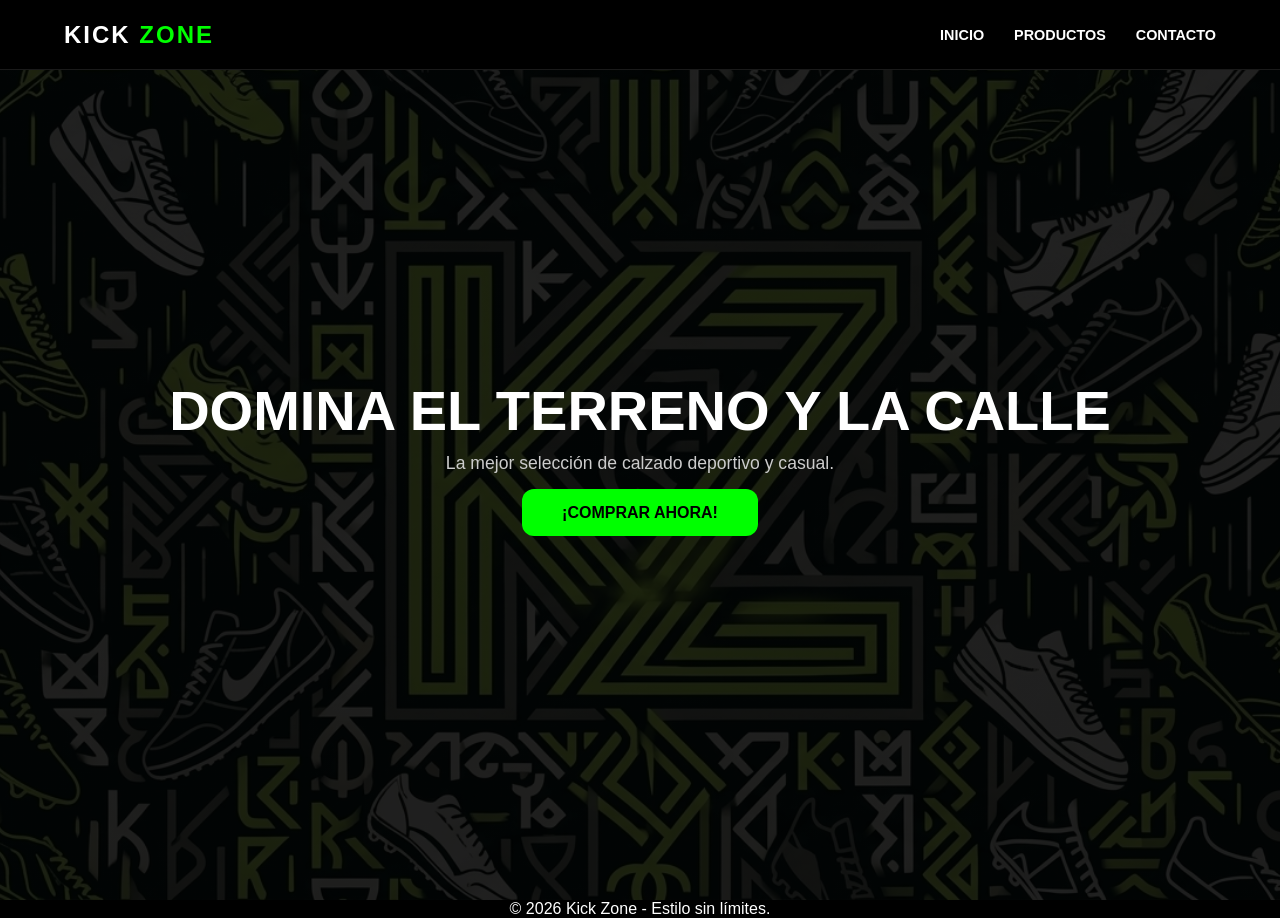
<file: index.html>
<!DOCTYPE html>
<html lang="es">
<head>
    <meta charset="UTF-8">
    <meta name="viewport" content="width=device-width, initial-scale=1.0">
    <title>Kick Zone | Tu Estilo, Tu Juego</title>
    <link rel="stylesheet" href="style.css">
</head>
<body>

    <header>
        <nav>
            <div class="logo">KICK <span>ZONE</span></div>
            
            <!-- Botón Hamburguesa -->
            <button class="menu-toggle" id="mobile-menu">
                <span class="bar"></span>
                <span class="bar"></span>
                <span class="bar"></span>
            </button>

            <ul class="nav-menu">
                <li><a href="index.html">Inicio</a></li>
                <li><a href="productos.html">Productos</a></li>
                <li><a href="registros.html">Contacto</a></li>
            </ul>
        </nav>
    </header>

    <section class="hero">
        <div class="hero-content">
            <h1>DOMINA EL TERRENO Y LA CALLE</h1>
            <p>La mejor selección de calzado deportivo y casual.</p>
            
            <div class="cta-box">
                <a href="productos.html" class="btn-main">¡COMPRAR AHORA!</a>
            </div>
        </div>
    </section>

    <footer>
        <center><p>&copy; 2026 Kick Zone - Estilo sin límites.</p></center>
    </footer>

    <!-- Script de JavaScript directamente en el HTML para que sea más fácil -->
    <script>
        const menu = document.querySelector('#mobile-menu');
        const menuLinks = document.querySelector('.nav-menu');

        menu.addEventListener('click', function() {
            menu.classList.toggle('is-active'); // Anima el botón
            menuLinks.classList.toggle('active'); // Muestra el menú
        });
    </script>
</body>
</html>
</file>
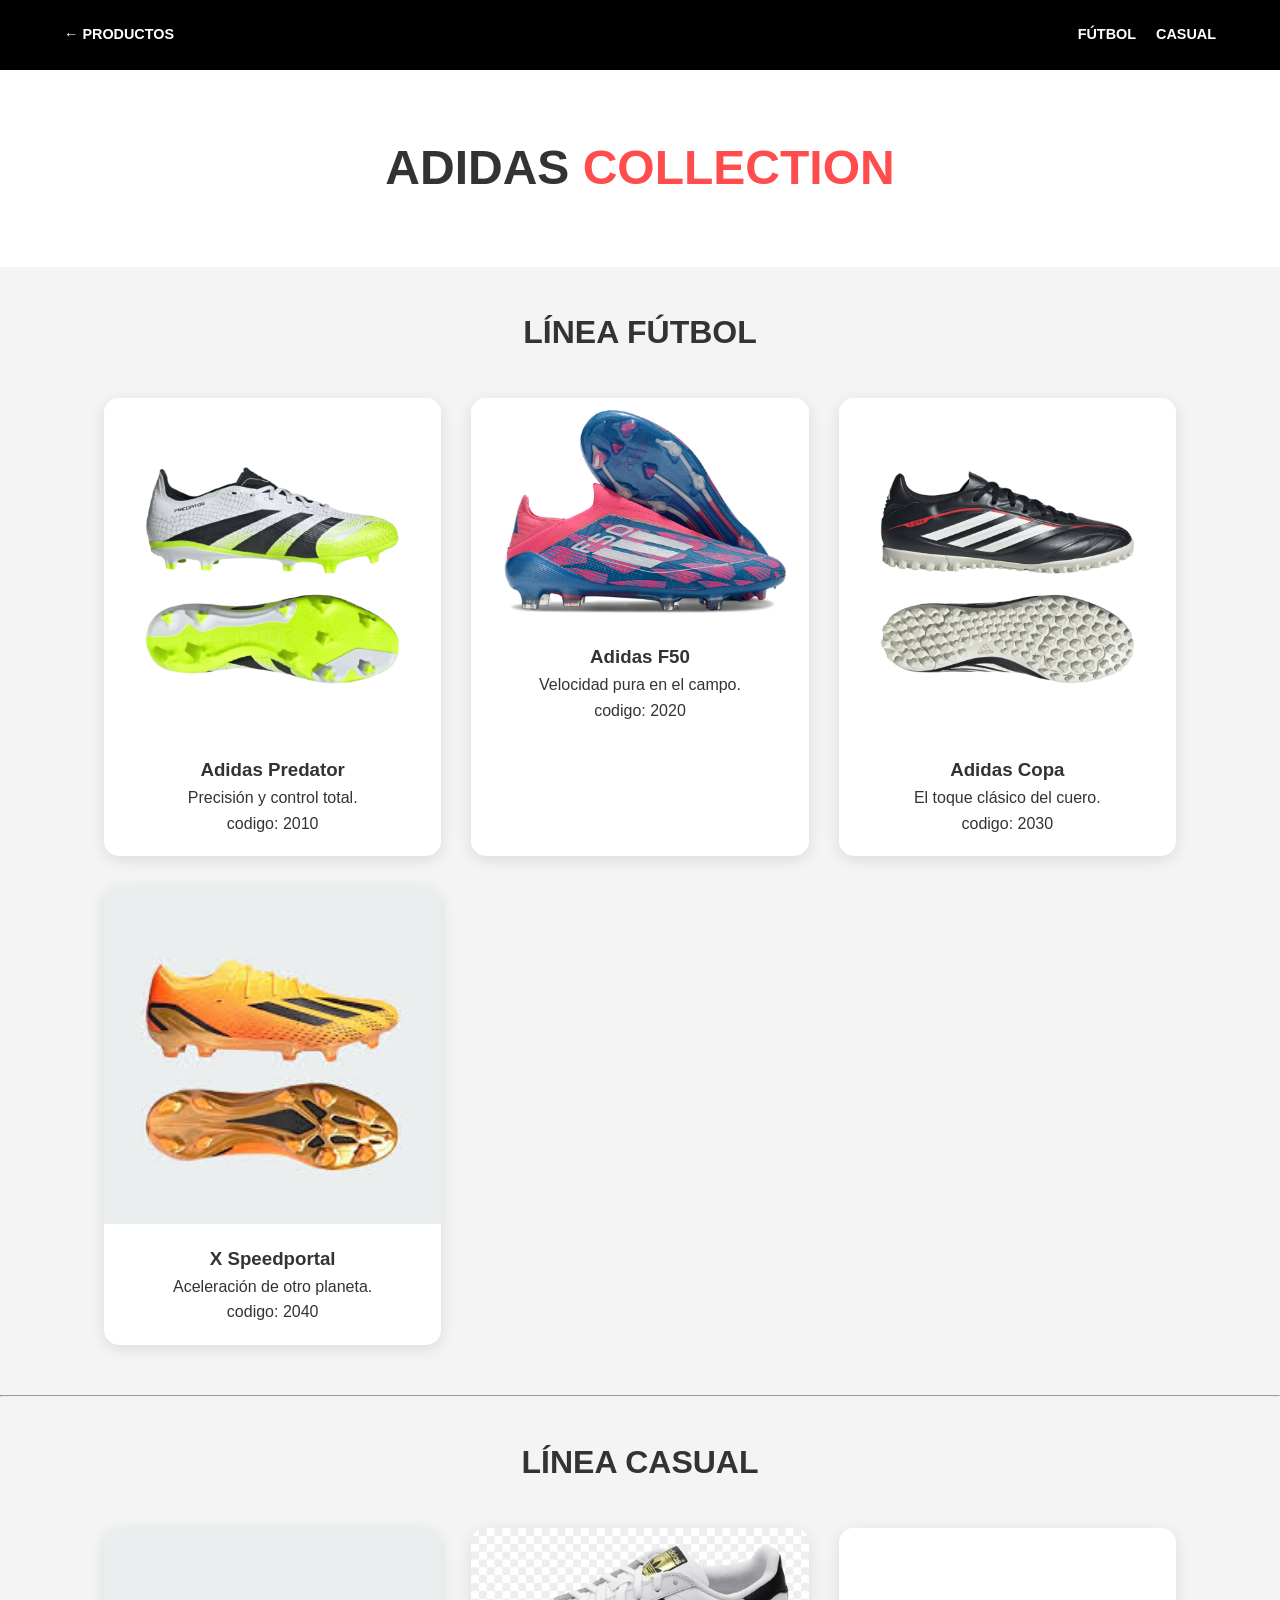
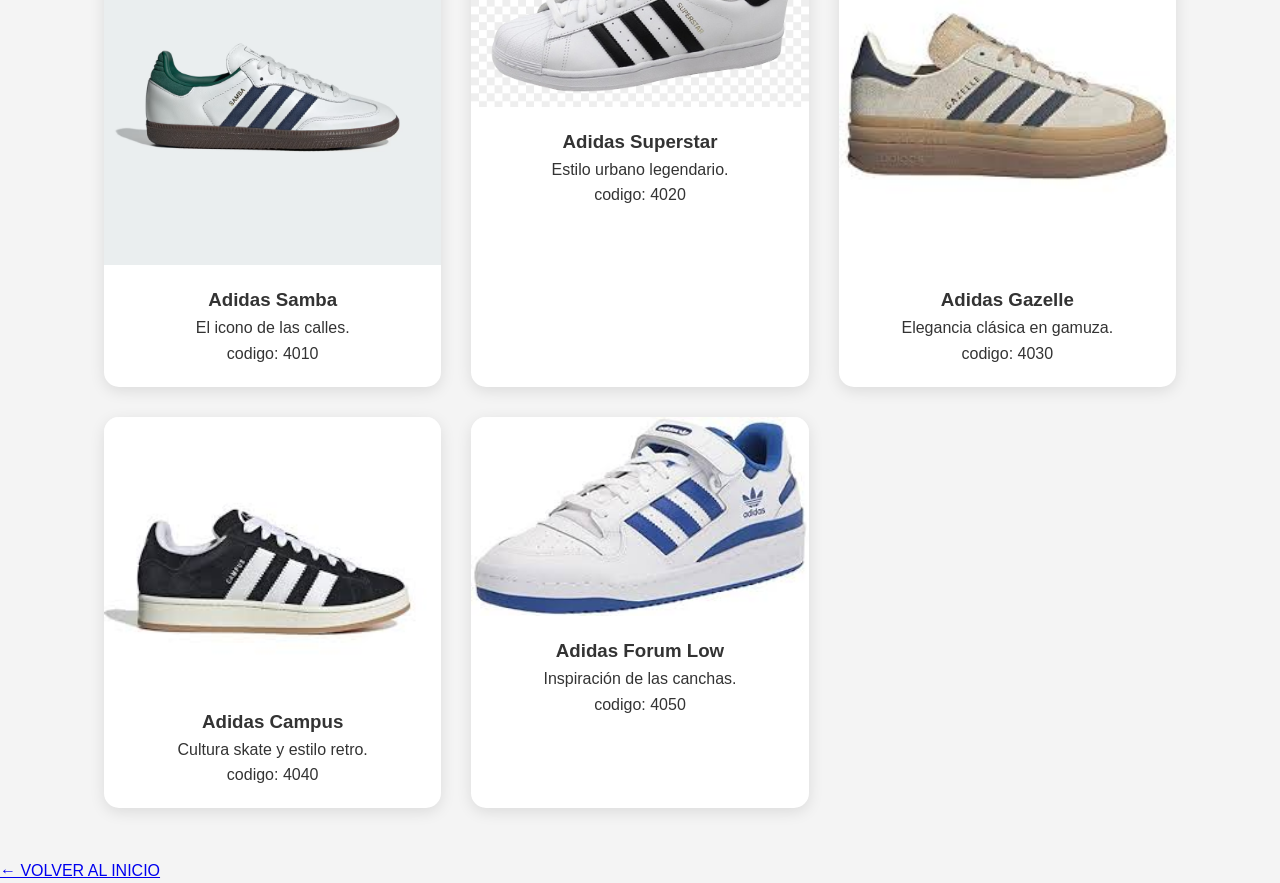
<file: Adidas.html>
<!DOCTYPE html>
<html lang="es">
<head>
    <meta charset="UTF-8">
    <meta name="viewport" content="width=device-width, initial-scale=1.0">
    <title>Adidas | Kick House</title>
    <link rel="stylesheet" href="2estilos.css">
</head>
<body>

    <nav class="menu-productos">
        <a href="productos.html" class="nav-left">← PRODUCTOS</a>
        
        <!-- Botón Hamburguesa -->
        <button class="menu-toggle" id="mobile-menu">
            <span></span>
            <span></span>
            <span></span>
        </button>

        <div class="nav-right" id="nav-menu">
            <a href="#futbol">FÚTBOL</a>
            <a href="#casual">CASUAL</a>
        </div>
    </nav>

    <header class="header-marca">
        <h1>ADIDAS <span>COLLECTION</span></h1>
    </header>

    <!-- SECCIÓN FÚTBOL -->
    <section id="futbol">
        <h2 class="titulo-seccion">Línea Fútbol</h2>
        <div class="contenedor-productos">
            <div class="producto">
                <a href="registros.html" class="tarjeta-link">
                    <img src="img/predator.png" alt="Predator">
                    <div class="info">
                        <h3>Adidas Predator</h3>
                        <p>Precisión y control total.</p>
                        <p class="codigo">codigo: 2010</p>
                    </div>
                </a>
            </div>
            <div class="producto">
                <a href="registros.html" class="tarjeta-link">
                    <img src="img/f50.webp" alt="F50">
                    <div class="info">
                        <h3>Adidas F50</h3>
                        <p>Velocidad pura en el campo.</p>
                        <p class="codigo">codigo: 2020</p>
                    </div>
                </a>
            </div>
            <div class="producto">
                <a href="registros.html" class="tarjeta-link">
                    <img src="img/copa.png" alt="Copa">
                    <div class="info">
                        <h3>Adidas Copa</h3>
                        <p>El toque clásico del cuero.</p>
                        <p class="codigo">codigo: 2030</p>
                    </div>
                </a>
            </div>
            <div class="producto">
                <a href="registros.html" class="tarjeta-link">
                    <img src="img/x.jpeg" alt="X Speedportal">
                    <div class="info">
                        <h3>X Speedportal</h3>
                        <p>Aceleración de otro planeta.</p>
                        <p class="codigo">codigo: 2040</p>
                    </div>
                </a>
            </div>
        </div>
    </section>
    
    <hr class="separador">

    <!-- SECCIÓN CASUAL -->
    <section id="casual">
        <h2 class="titulo-seccion">Línea Casual</h2>
        <div class="contenedor-productos">
            <div class="producto">
                <a href="registros.html" class="tarjeta-link">
                    <img src="img/Samba.PNG" alt="Samba">
                    <div class="info">
                        <h3>Adidas Samba</h3>
                        <p>El icono de las calles.</p>
                        <p class="codigo">codigo: 4010</p>
                    </div>
                </a>
            </div>
            <div class="producto">
                <a href="registros.html" class="tarjeta-link">
                    <img src="img/superstar.PNG" alt="Adidas Superstar">
                    <div class="info">
                        <h3>Adidas Superstar</h3>
                        <p>Estilo urbano legendario.</p>
                        <p class="codigo">codigo: 4020</p>
                    </div>
                </a>
            </div>
            <div class="producto">
                <a href="registros.html" class="tarjeta-link">
                    <img src="img/gazelle.jpeg" alt="Gazelle">
                    <div class="info">
                        <h3>Adidas Gazelle</h3>
                        <p>Elegancia clásica en gamuza.</p>
                        <p class="codigo">codigo: 4030</p>
                    </div>
                </a>
            </div>
            <div class="producto">
                <a href="registros.html" class="tarjeta-link">
                    <img src="img/campus.jpeg" alt="Campus">
                    <div class="info">
                        <h3>Adidas Campus</h3>
                        <p>Cultura skate y estilo retro.</p>
                        <p class="codigo">codigo: 4040</p>
                    </div>
                </a>
            </div>
            <div class="producto">
                <a href="registros.html" class="tarjeta-link">
                    <img src="img/forum.jpeg" alt="Forum Low">
                    <div class="info">
                        <h3>Adidas Forum Low</h3>
                        <p>Inspiración de las canchas.</p>
                        <p class="codigo">codigo: 4050</p>
                    </div>
                </a>
            </div>
        </div>
    </section>

    <footer>
        <a href="index.html" class="volver-inicio">← VOLVER AL INICIO</a>
    </footer>

    <!-- SCRIPT PARA EL MENÚ HAMBURGUESA -->
    <script>
        const menuToggle = document.getElementById('mobile-menu');
        const navMenu = document.getElementById('nav-menu');

        menuToggle.addEventListener('click', () => {
            navMenu.classList.toggle('active');
            menuToggle.classList.toggle('is-active');
        });

        // Cierra el menú al hacer clic en un enlace
        document.querySelectorAll('.nav-right a').forEach(link => {
            link.addEventListener('click', () => {
                navMenu.classList.remove('active');
            });
        });
    </script>
</body>
</html>
</file>
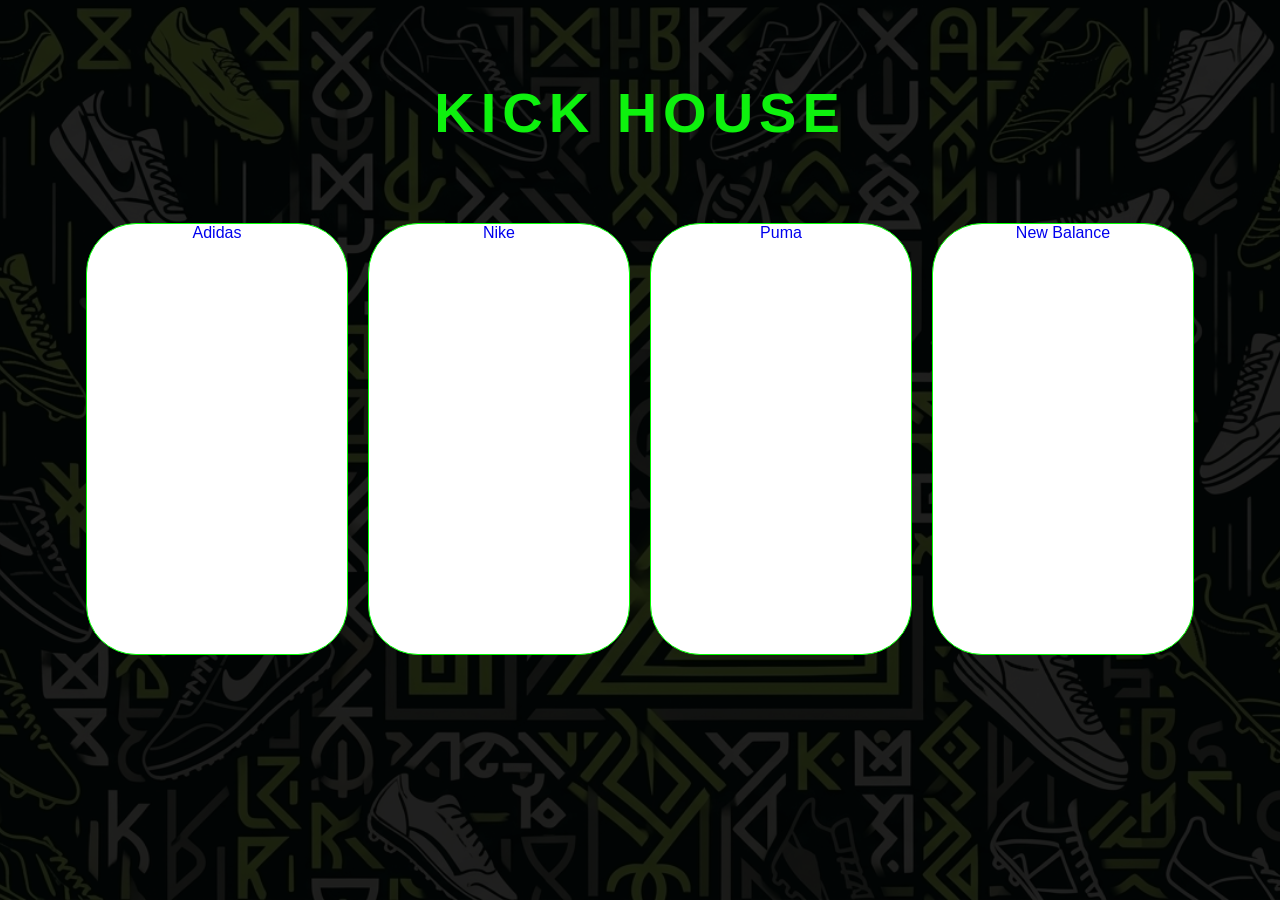
<file: Comprar.html>
<!DOCTYPE html>
<html lang="es">
<head>
    <meta charset="UTF-8">
    <meta name="viewport" content="width=device-width, initial-scale=1.0">
    <title>Kick House</title>

    <link rel="stylesheet" href="1estilos.css">
</head>

<body>

 <h1><strong>Kick House</strong></h1>

    <div class="contenedor-marcas">

        <div class="cuadro">
            <a href="Adidas.html">Adidas</a>
        </div>

        <div class="cuadro">
            <a href="Nike.html">Nike</a>
        </div>

        <div class="cuadro">
            <a href="Puma.html">Puma</a>
        </div>

        <div class="cuadro">
            <a href="NW.html">New Balance</a>
        </div>


    </div>

</body>
</html>
</file>
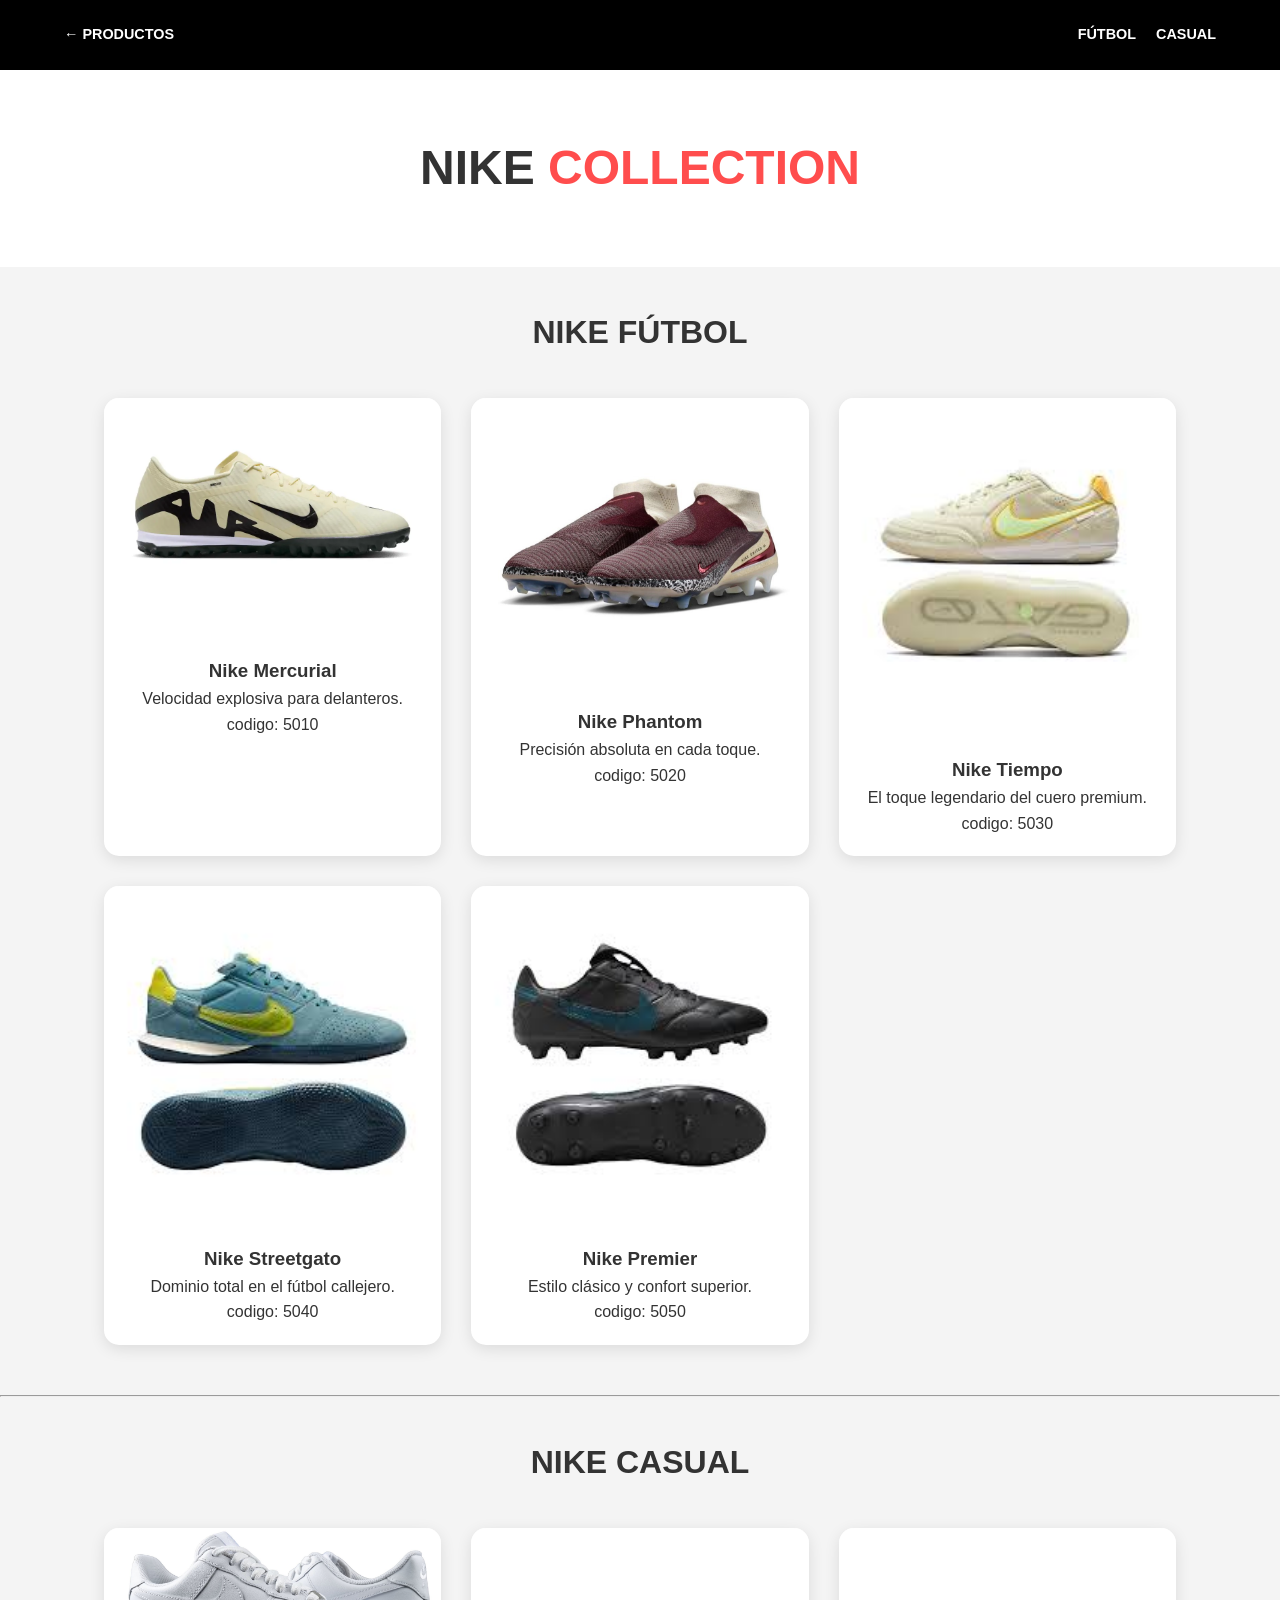
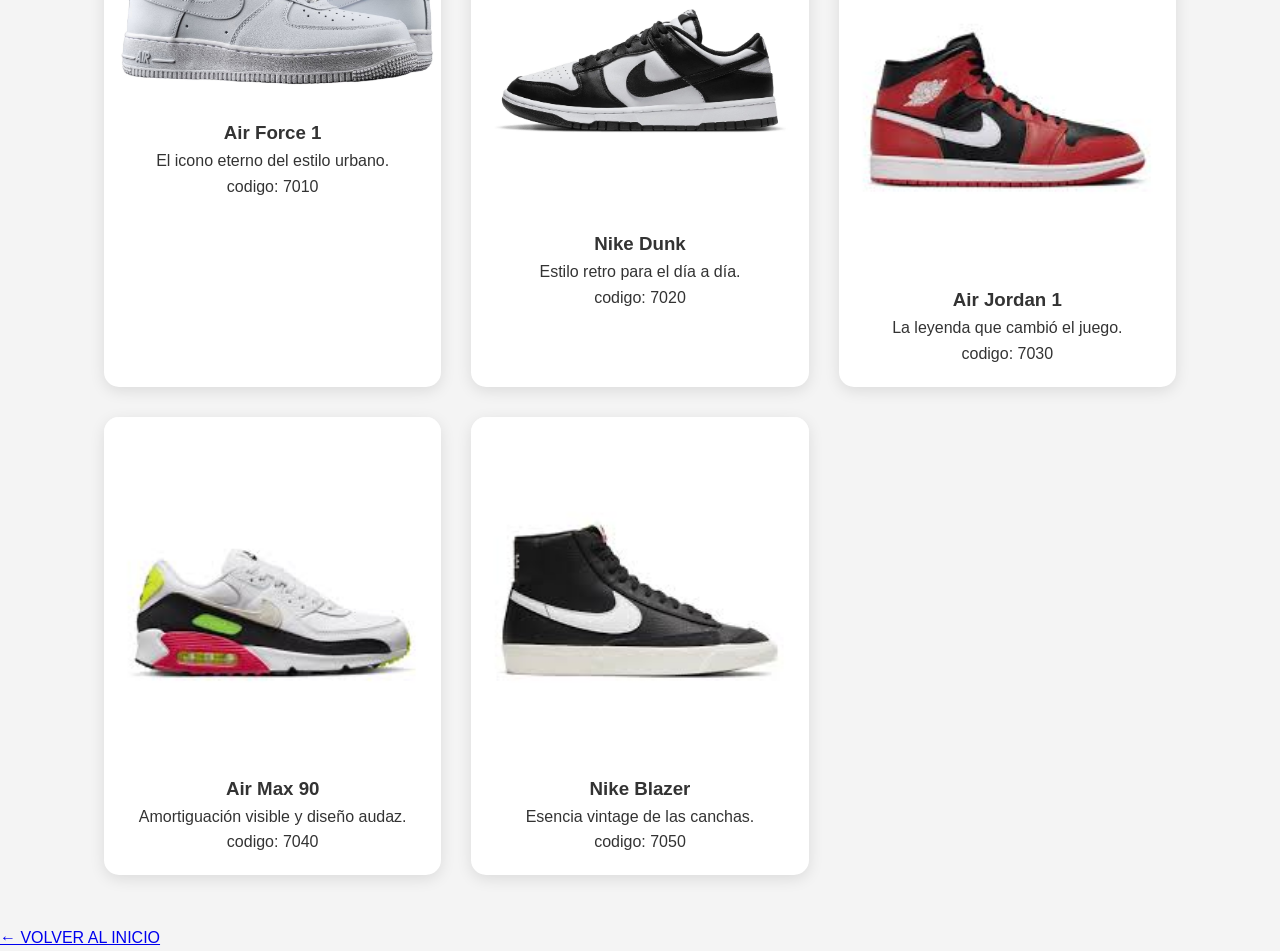
<file: Nike.html>
<!DOCTYPE html>
<html lang="es">
<head>
    <meta charset="UTF-8">
    <meta name="viewport" content="width=device-width, initial-scale=1.0">
    <title>Nike | Kick House</title>
    <link rel="stylesheet" href="2estilos.css">
</head>
<body>

    <nav class="menu-productos">
        <a href="productos.html" class="nav-left">← PRODUCTOS</a>
        
        <!-- BOTÓN HAMBURGUESA AGREGADO -->
        <button class="menu-toggle" id="mobile-menu">
            <span></span>
            <span></span>
            <span></span>
        </button>

        <div class="nav-right" id="nav-menu">
            <a href="#futbol">FÚTBOL</a>
            <a href="#casual">CASUAL</a>
        </div>
    </nav>

    <header class="header-marca">
        <h1>NIKE <span>COLLECTION</span></h1>
    </header>

    <!-- SECCIÓN FÚTBOL -->
    <section id="futbol">
        <h2 class="titulo-seccion">Nike Fútbol</h2>
        <div class="contenedor-productos">
            <div class="producto">
                <a href="registros.html" class="tarjeta-link">
                    <img src="img/mercurial.PNG" alt="Nike Mercurial"> 
                    <div class="info">
                        <h3>Nike Mercurial</h3> 
                        <p>Velocidad explosiva para delanteros.</p>
                        <p class="codigo">codigo: 5010</p>
                    </div>
                </a>
            </div>

            <div class="producto">
                <a href="registros.html" class="tarjeta-link">
                    <img src="img/phantom.jpg" alt="Nike Phantom">
                    <div class="info">
                        <h3>Nike Phantom</h3> 
                        <p>Precisión absoluta en cada toque.</p>
                        <p class="codigo">codigo: 5020</p>
                    </div>
                </a>
            </div>

            <div class="producto">
                <a href="registros.html" class="tarjeta-link">
                    <img src="img/tiempo.jpeg" alt="Nike Tiempo">
                    <div class="info">
                        <h3>Nike Tiempo</h3> 
                        <p>El toque legendario del cuero premium.</p>
                        <p class="codigo">codigo: 5030</p>
                    </div>
                </a>
            </div>

            <div class="producto">
                <a href="registros.html" class="tarjeta-link">
                    <img src="img/gato.jpeg" alt="Nike Streetgato">
                    <div class="info">
                        <h3>Nike Streetgato</h3> 
                        <p>Dominio total en el fútbol callejero.</p>
                        <p class="codigo">codigo: 5040</p>
                    </div>
                </a>
            </div>

            <div class="producto">
                <a href="registros.html" class="tarjeta-link">
                    <img src="img/premier.jpeg" alt="Nike Premier">
                    <div class="info">
                        <h3>Nike Premier</h3> 
                        <p>Estilo clásico y confort superior.</p>
                        <p class="codigo">codigo: 5050</p>
                    </div>
                </a>
            </div>
        </div>
    </section>

    <hr class="separador">

    <!-- SECCIÓN CASUAL -->
    <section id="casual">
        <h2 class="titulo-seccion">Nike Casual</h2>
        <div class="contenedor-productos">
            <div class="producto">
                <a href="registros.html" class="tarjeta-link">
                    <img src="img/air.jpg" alt="Air Force 1">
                    <div class="info">
                        <h3>Air Force 1</h3> 
                        <p>El icono eterno del estilo urbano.</p>
                        <p class="codigo">codigo: 7010</p>
                    </div>
                </a>
            </div>

            <div class="producto">
                <a href="registros.html" class="tarjeta-link">
                    <img src="img/dunk.jpg" alt="Nike Dunk">
                    <div class="info">
                        <h3>Nike Dunk</h3> 
                        <p>Estilo retro para el día a día.</p>
                        <p class="codigo">codigo: 7020</p>
                    </div>
                </a>
            </div>

            <div class="producto">
                <a href="registros.html" class="tarjeta-link">
                    <img src="img/j1.jpeg" alt="Air Jordan 1">
                    <div class="info">
                        <h3>Air Jordan 1</h3> 
                        <p>La leyenda que cambió el juego.</p>
                        <p class="codigo">codigo: 7030</p>
                    </div>
                </a>
            </div>

            <div class="producto">
                <a href="registros.html" class="tarjeta-link">
                    <img src="img/a90.jpeg" alt="Nike Air Max 90">
                    <div class="info">
                        <h3>Air Max 90</h3> 
                        <p>Amortiguación visible y diseño audaz.</p>
                        <p class="codigo">codigo: 7040</p>
                    </div>
                </a>
            </div>

            <div class="producto">
                <a href="registros.html" class="tarjeta-link">
                    <img src="img/blazer.jpeg" alt="Nike Blazer">
                    <div class="info">
                        <h3>Nike Blazer</h3> 
                        <p>Esencia vintage de las canchas.</p>
                        <p class="codigo">codigo: 7050</p>
                    </div>
                </a>
            </div>
        </div>
    </section>

    <footer>
        <a href="index.html" class="volver-inicio">← VOLVER AL INICIO</a>
    </footer>

    <!-- JAVASCRIPT PARA EL MENÚ (Igual que en Adidas) -->
    <script>
        const menuToggle = document.getElementById('mobile-menu');
        const navMenu = document.getElementById('nav-menu');

        menuToggle.addEventListener('click', () => {
            navMenu.classList.toggle('active');
            menuToggle.classList.toggle('is-active');
        });

        // Cierra el menú al hacer clic en un enlace para mejorar la experiencia
        document.querySelectorAll('.nav-right a').forEach(link => {
            link.addEventListener('click', () => {
                navMenu.classList.remove('active');
            });
        });
    </script>
</body>
</html>
</file>
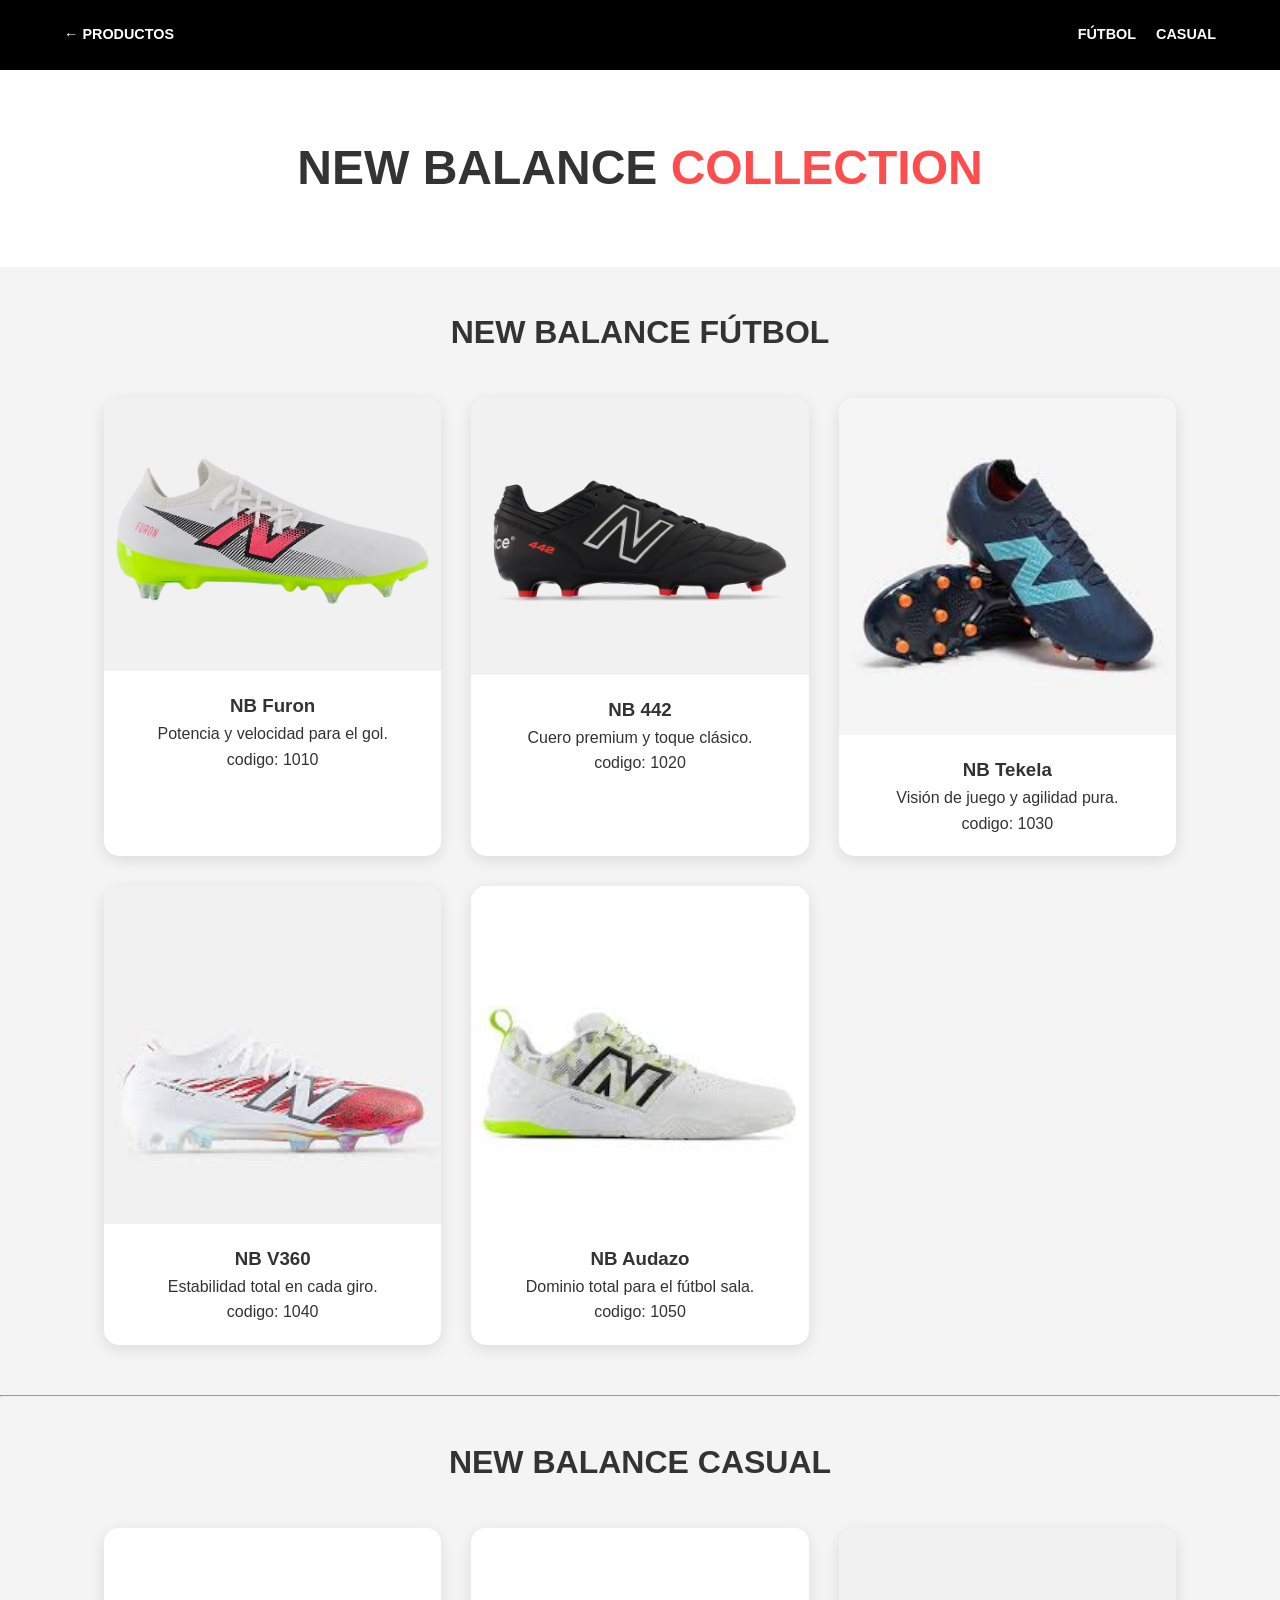
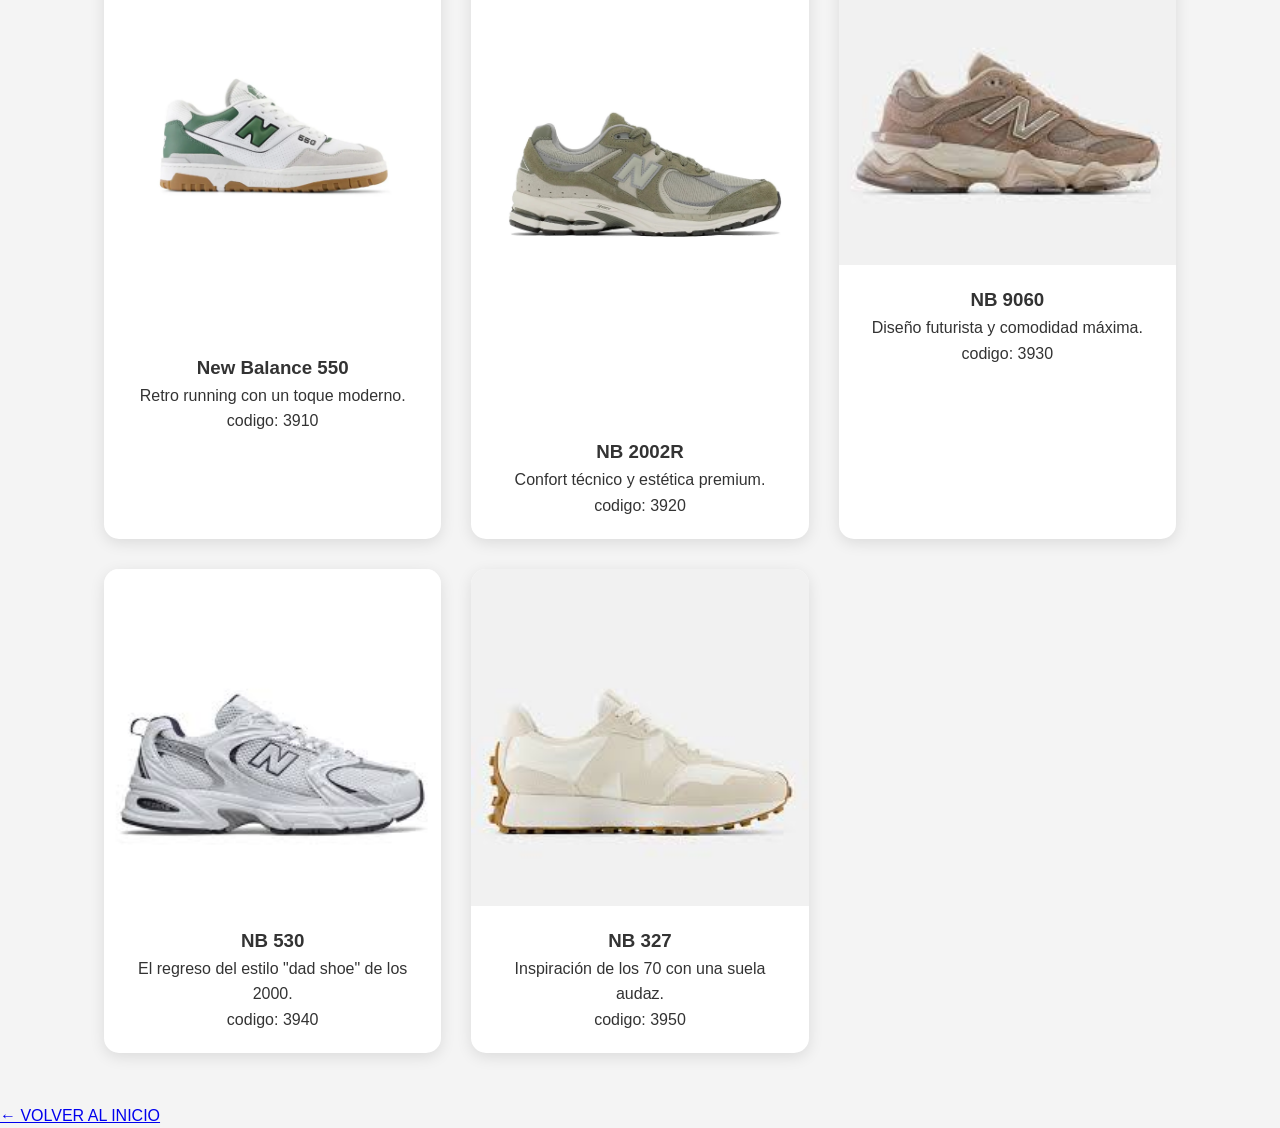
<file: NW.html>
<!DOCTYPE html>
<html lang="es">
<head>
    <meta charset="UTF-8">
    <meta name="viewport" content="width=device-width, initial-scale=1.0">
    <title>New Balance | Kick House</title>
    <link rel="stylesheet" href="2estilos.css">
</head>
<body>

    <nav class="menu-productos">
        <a href="productos.html" class="nav-left">← PRODUCTOS</a>
        
        <!-- BOTÓN HAMBURGUESA AGREGADO -->
        <button class="menu-toggle" id="mobile-menu">
            <span></span>
            <span></span>
            <span></span>
        </button>

        <div class="nav-right" id="nav-menu">
            <a href="#futbol">FÚTBOL</a>
            <a href="#casual">CASUAL</a>
        </div>
    </nav>

    <header class="header-marca">
        <h1>NEW BALANCE <span>COLLECTION</span></h1>
    </header>

    <section id="futbol">
        <h2 class="titulo-seccion">New Balance Fútbol</h2>
        <div class="contenedor-productos">
            
            <div class="producto">
                <a href="registros.html" class="tarjeta-link">
                    <img src="img/furom.jpg" alt="NB Furon">
                    <div class="info">
                        <h3>NB Furon</h3> 
                        <p>Potencia y velocidad para el gol.</p>
                        <p class="codigo">codigo: 1010</p>
                    </div>
                </a>
            </div>

            <div class="producto">
                <a href="registros.html" class="tarjeta-link">
                    <img src="img/442.jpg" alt="NB 442">
                    <div class="info">
                        <h3>NB 442</h3>
                        <p>Cuero premium y toque clásico.</p>
                        <p class="codigo">codigo: 1020</p>
                    </div>
                </a>
            </div>

            <div class="producto">
                <a href="registros.html" class="tarjeta-link">
                    <img src="img/tekela.jpg" alt="NB Tekela">
                    <div class="info">
                        <h3>NB Tekela</h3>
                        <p>Visión de juego y agilidad pura.</p>
                        <p class="codigo">codigo: 1030</p>
                    </div>
                </a>
            </div>

            <div class="producto">
                <a href="registros.html" class="tarjeta-link">
                    <img src="img/v369.jpg" alt="NB V360">
                    <div class="info">
                        <h3>NB V360</h3>
                        <p>Estabilidad total en cada giro.</p>
                        <p class="codigo">codigo: 1040</p>
                    </div>
                </a>
            </div>

            <div class="producto">
                <a href="registros.html" class="tarjeta-link">
                    <img src="img/audazo.jpg" alt="NB Audazo">
                    <div class="info">
                        <h3>NB Audazo</h3>
                        <p>Dominio total para el fútbol sala.</p>
                        <p class="codigo">codigo: 1050</p>
                    </div>
                </a>
            </div>

        </div>
    </section>

    <hr class="separador">

    <section id="casual">
        <h2 class="titulo-seccion">New Balance Casual</h2>
        <div class="contenedor-productos">
            
            <div class="producto">
                <a href="registros.html" class="tarjeta-link">
                    <img src="img/550.webp" alt="NB 550">
                    <div class="info">
                        <h3>New Balance 550</h3>
                        <p>Retro running con un toque moderno.</p>
                        <p class="codigo">codigo: 3910</p>
                    </div>
                </a>
            </div>

            <div class="producto">
                <a href="registros.html" class="tarjeta-link">
                    <img src="img/2002r.jpg" alt="NB 2002R">
                    <div class="info">
                        <h3>NB 2002R</h3>
                        <p>Confort técnico y estética premium.</p>
                        <p class="codigo">codigo: 3920</p>
                    </div>
                </a>
            </div>

            <div class="producto">
                <a href="registros.html" class="tarjeta-link">
                    <img src="img/9060.jpg" alt="NB 9060">
                    <div class="info">
                        <h3>NB 9060</h3>
                        <p>Diseño futurista y comodidad máxima.</p>
                        <p class="codigo">codigo: 3930</p>
                    </div>
                </a>
            </div>

            <div class="producto">
                <a href="registros.html" class="tarjeta-link">
                    <img src="img/530.jpg" alt="NB 530">
                    <div class="info">
                        <h3>NB 530</h3>
                        <p>El regreso del estilo "dad shoe" de los 2000.</p>
                        <p class="codigo">codigo: 3940</p>
                    </div>
                </a>
            </div>

            <div class="producto">
                <a href="registros.html" class="tarjeta-link">
                    <img src="img/327.jpg" alt="NB 327">
                    <div class="info">
                        <h3>NB 327</h3>
                        <p>Inspiración de los 70 con una suela audaz.</p>
                        <p class="codigo">codigo: 3950</p>
                    </div>
                </a>
            </div>

        </div>
    </section>

    <footer>
        <a href="index.html" class="volver-inicio">← VOLVER AL INICIO</a>
    </footer>

    <!-- SCRIPT PARA EL MENÚ (Consistente en todas las páginas) -->
    <script>
        const menuToggle = document.getElementById('mobile-menu');
        const navMenu = document.getElementById('nav-menu');

        menuToggle.addEventListener('click', () => {
            navMenu.classList.toggle('active');
            menuToggle.classList.toggle('is-active');
        });

        // Cerrar menú al hacer clic en una opción
        document.querySelectorAll('.nav-right a').forEach(link => {
            link.addEventListener('click', () => {
                navMenu.classList.remove('active');
            });
        });
    </script>

</body>
</html>
</file>
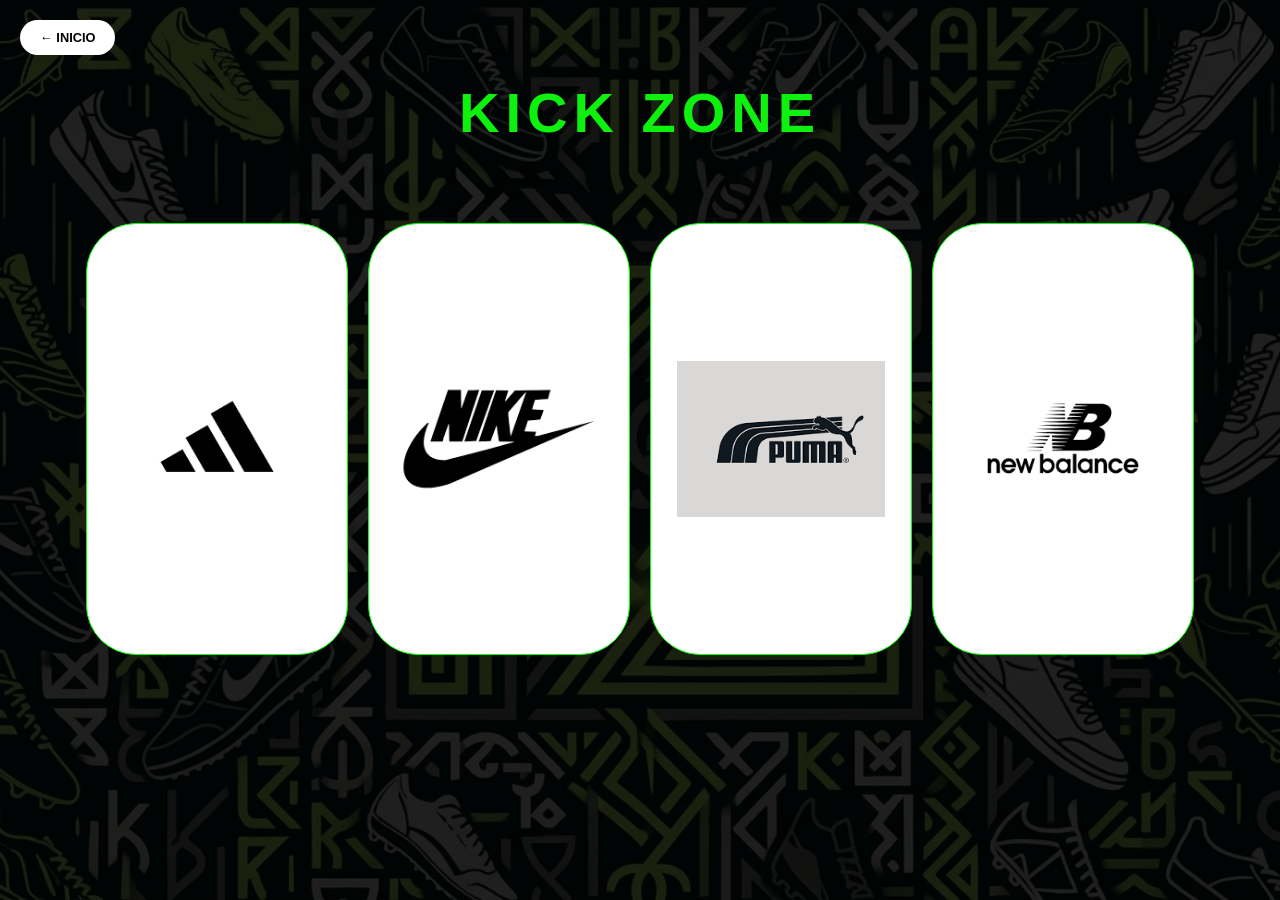
<file: productos.html>
<!DOCTYPE html>
<html lang="es">
<head>
    <meta charset="UTF-8">
    <meta name="viewport" content="width=device-width, initial-scale=1.0">
    <title>Kick House | Marcas</title>
    <link rel="stylesheet" href="1estilos.css">
</head>
<body>

    <a href="index.html" class="btn-volver-inicio">← INICIO</a>

    <h1><strong>Kick Zone</strong></h1>

    <div class="contenedor-marcas">

        <div class="cuadro marca-adidas">
            <a href="Adidas.html"><span>ADIDAS</span></a>
        </div>

        <div class="cuadro marca-nike">
            <a href="Nike.html"><span>NIKE</span></a>
        </div>

        <div class="cuadro marca-puma">
            <a href="Puma.html"><span>PUMA</span></a>
        </div>

        <div class="cuadro marca-nb">
            <a href="NW.html"><span>NEW BALANCE</span></a>
        </div>

    </div>
    
</body>
</html>
</file>
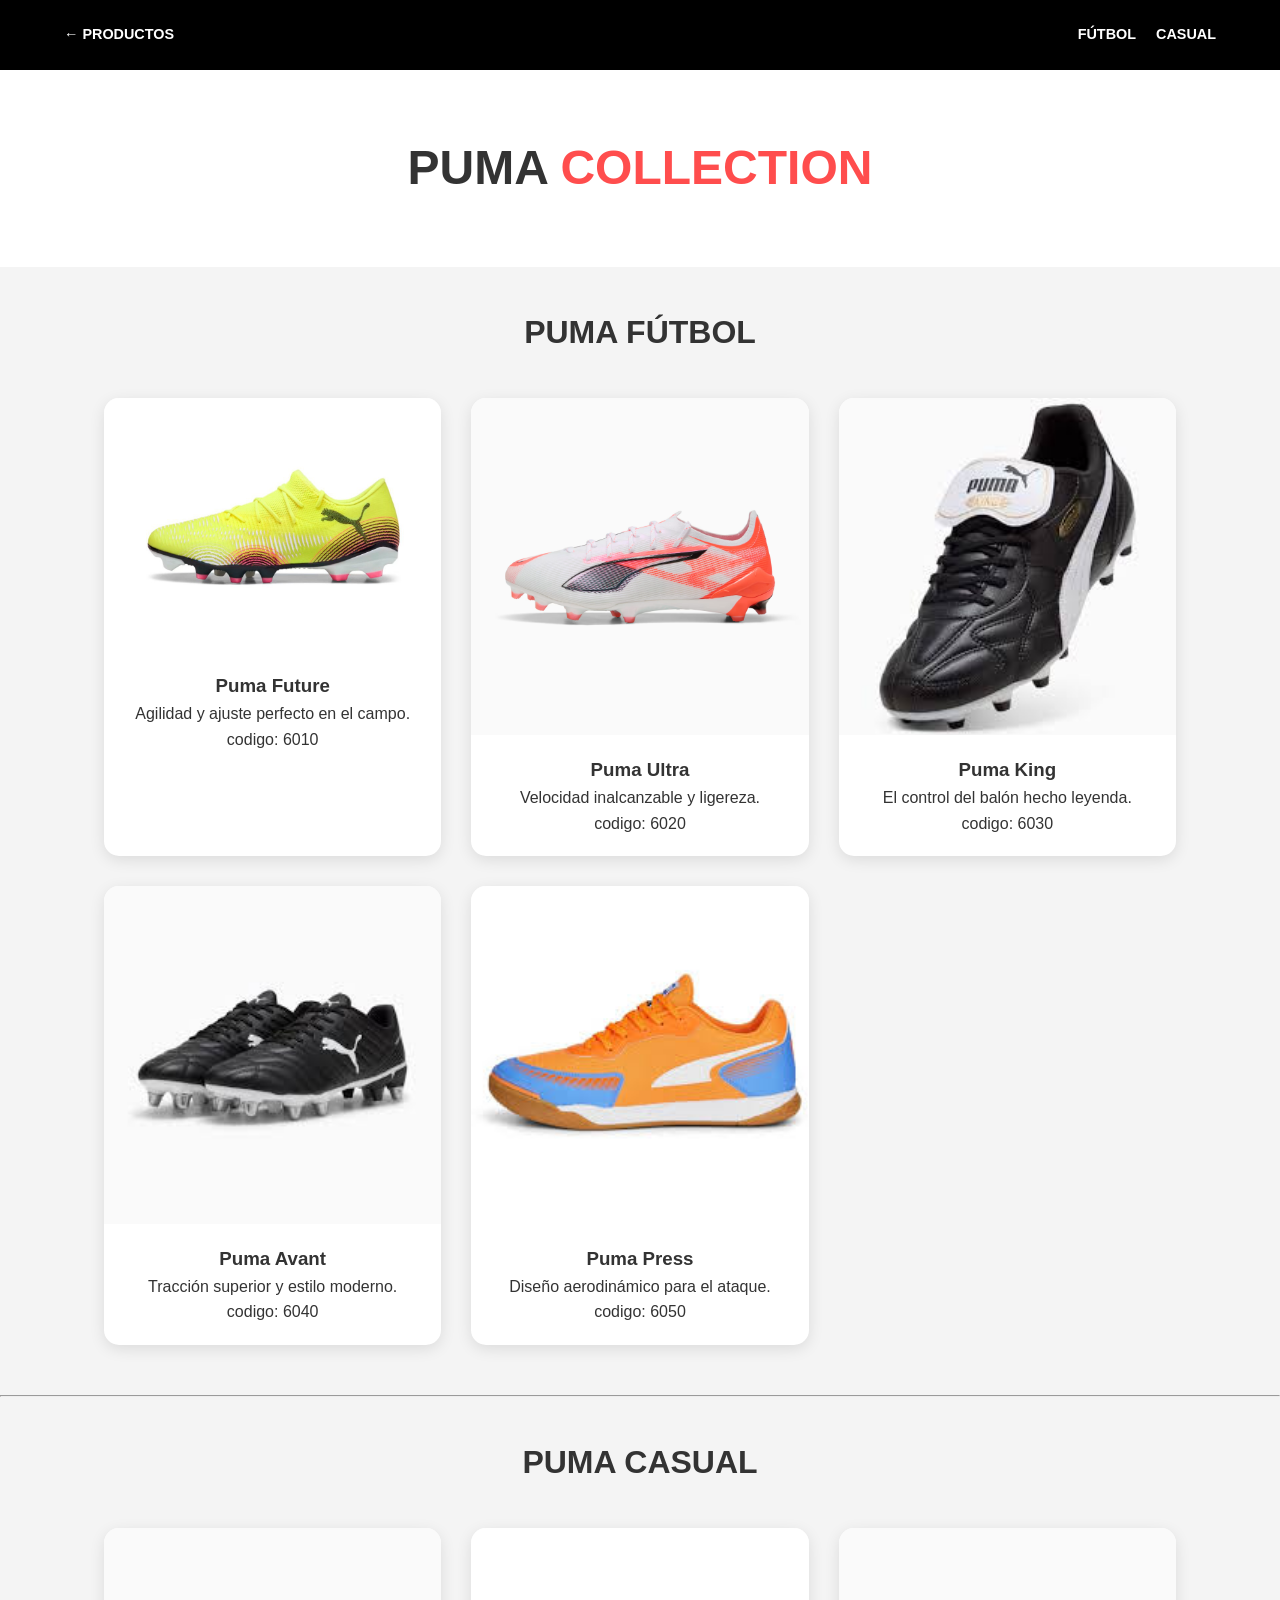
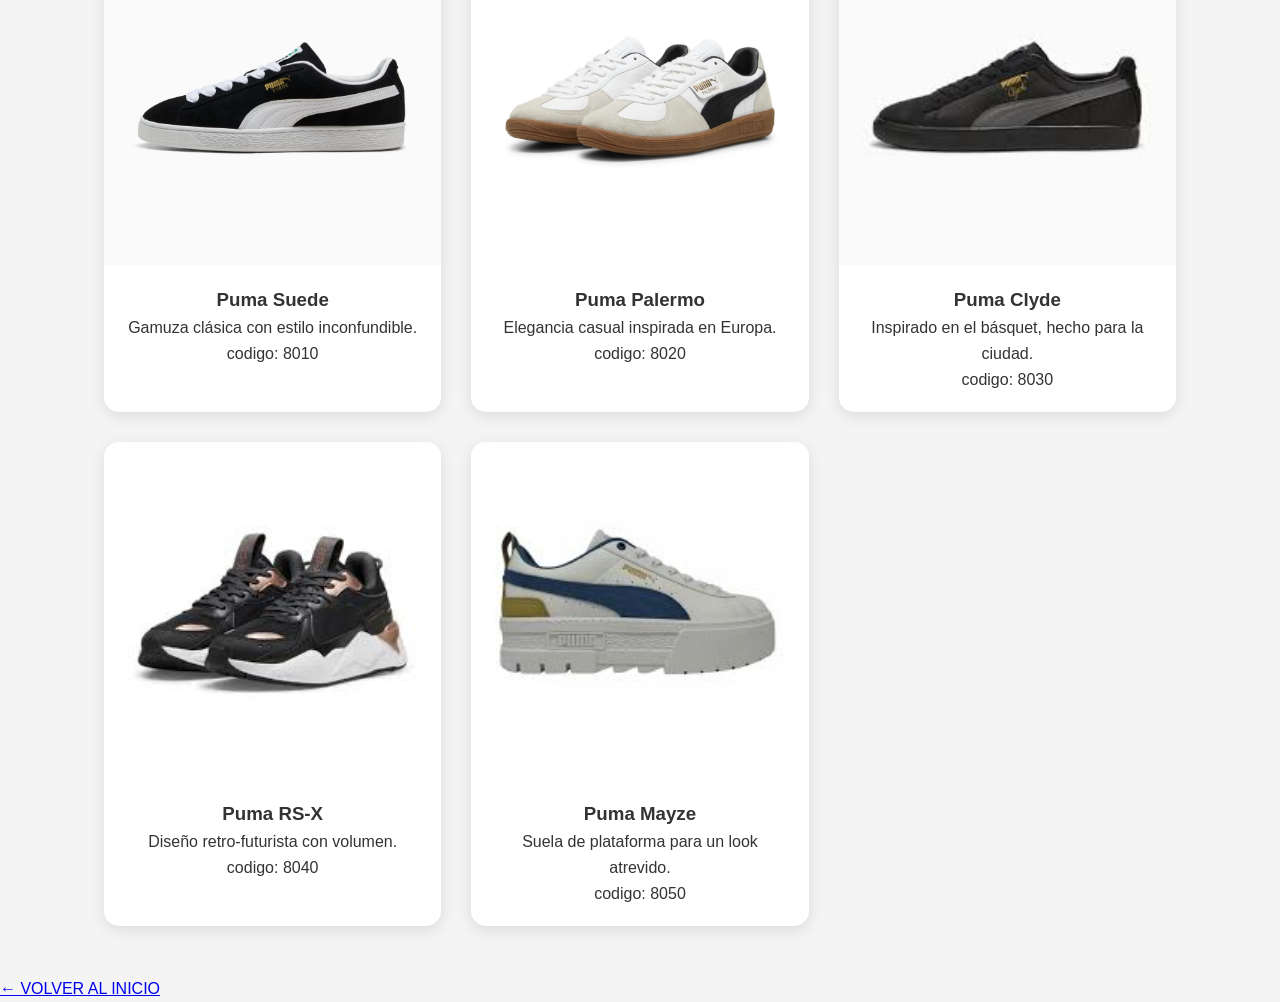
<file: Puma.html>
<!DOCTYPE html>
<html lang="es">
<head>
    <meta charset="UTF-8">
    <meta name="viewport" content="width=device-width, initial-scale=1.0">
    <title>Puma | Kick House</title>
    <link rel="stylesheet" href="2estilos.css">
</head>
<body>

    <nav class="menu-productos">
        <a href="productos.html" class="nav-left">← PRODUCTOS</a>
        
        <!-- BOTÓN HAMBURGUESA AGREGADO -->
        <button class="menu-toggle" id="mobile-menu">
            <span></span>
            <span></span>
            <span></span>
        </button>

        <div class="nav-right" id="nav-menu">
            <a href="#futbol">FÚTBOL</a>
            <a href="#casual">CASUAL</a>
        </div>
    </nav>

    <header class="header-marca">
        <h1>PUMA <span>COLLECTION</span></h1>
    </header>

    <section id="futbol">
        <h2 class="titulo-seccion">Puma Fútbol</h2>
        <div class="contenedor-productos">
            
            <div class="producto">
                <a href="registros.html" class="tarjeta-link">
                    <img src="img/future.jpg" alt="Puma Future">
                    <div class="info">
                        <h3>Puma Future</h3> 
                        <p>Agilidad y ajuste perfecto en el campo.</p>
                        <p class="codigo">codigo: 6010</p>
                    </div>
                </a>
            </div>

            <div class="producto">
                <a href="registros.html" class="tarjeta-link">
                    <img src="img/ultra.avif" alt="Puma Ultra">
                    <div class="info">
                        <h3>Puma Ultra</h3>
                        <p>Velocidad inalcanzable y ligereza.</p>
                        <p class="codigo">codigo: 6020</p>
                    </div>
                </a>
            </div>

            <div class="producto">
                <a href="registros.html" class="tarjeta-link">
                    <img src="img/king.jpeg" alt="Puma King">
                    <div class="info">
                        <h3>Puma King</h3>
                        <p>El control del balón hecho leyenda.</p>
                        <p class="codigo">codigo: 6030</p>
                    </div>
                </a>
            </div>

            <div class="producto">
                <a href="registros.html" class="tarjeta-link">
                    <img src="img/avant.jpeg" alt="Puma Avant">
                    <div class="info">
                        <h3>Puma Avant</h3>
                        <p>Tracción superior y estilo moderno.</p>
                        <p class="codigo">codigo: 6040</p>
                    </div>
                </a>
            </div>

            <div class="producto">
                <a href="registros.html" class="tarjeta-link">
                    <img src="img/press.jpeg" alt="Puma Press">
                    <div class="info">
                        <h3>Puma Press</h3>
                        <p>Diseño aerodinámico para el ataque.</p>
                        <p class="codigo">codigo: 6050</p>
                    </div>
                </a>
            </div>

        </div>
    </section>

    <hr class="separador">

    <section id="casual">
        <h2 class="titulo-seccion">Puma Casual</h2>
        <div class="contenedor-productos">
            
            <div class="producto">
                <a href="registros.html" class="tarjeta-link">
                    <img src="img/suede.avif" alt="Puma Suede">
                    <div class="info">
                        <h3>Puma Suede</h3>
                        <p>Gamuza clásica con estilo inconfundible.</p>
                        <p class="codigo">codigo: 8010</p>
                    </div>
                </a>
            </div>

            <div class="producto">
                <a href="registros.html" class="tarjeta-link">
                    <img src="img/palermo.webp" alt="Puma Palermo">
                    <div class="info">
                        <h3>Puma Palermo</h3>
                        <p>Elegancia casual inspirada en Europa.</p>
                        <p class="codigo">codigo: 8020</p>
                    </div>
                </a>
            </div>

            <div class="producto">
                <a href="registros.html" class="tarjeta-link">
                    <img src="img/clyde.jpeg" alt="Puma Clyde">
                    <div class="info">
                        <h3>Puma Clyde</h3>
                        <p>Inspirado en el básquet, hecho para la ciudad.</p>
                        <p class="codigo">codigo: 8030</p>
                    </div>
                </a>
            </div>

            <div class="producto">
                <a href="registros.html" class="tarjeta-link">
                    <img src="img/rsx.jpeg" alt="Puma RS-X">
                    <div class="info">
                        <h3>Puma RS-X</h3>
                        <p>Diseño retro-futurista con volumen.</p>
                        <p class="codigo">codigo: 8040</p>
                    </div>
                </a>
            </div>

            <div class="producto">
                <a href="registros.html" class="tarjeta-link">
                    <img src="img/mayze.jpeg" alt="Puma Mayze">
                    <div class="info">
                        <h3>Puma Mayze</h3>
                        <p>Suela de plataforma para un look atrevido.</p>
                        <p class="codigo">codigo: 8050</p>
                    </div>
                </a>
            </div>

        </div>
    </section>

    <footer>
        <a href="index.html" class="volver-inicio">← VOLVER AL INICIO</a>
    </footer>

    <!-- JAVASCRIPT INTEGRADO -->
    <script>
        const menuToggle = document.getElementById('mobile-menu');
        const navMenu = document.getElementById('nav-menu');

        menuToggle.addEventListener('click', () => {
            navMenu.classList.toggle('active');
            menuToggle.classList.toggle('is-active');
        });

        // Cerrar el menú al hacer clic en un enlace (Fútbol o Casual)
        document.querySelectorAll('.nav-right a').forEach(link => {
            link.addEventListener('click', () => {
                navMenu.classList.remove('active');
                menuToggle.classList.remove('is-active');
            });
        });
    </script>

</body>
</html>
</file>
<file: style.css>
/* --- 1. RESET Y BASE --- */
* { 
    margin: 0; 
    padding: 0; 
    box-sizing: border-box; 
    font-family: 'Arial', sans-serif; 
}

body { 
    background: #000; 
    color: #fff; 
    overflow-x: hidden; 
}

/* --- 2. HEADER Y NAVEGACIÓN --- */
header {
    background: #000;
    position: fixed;
    inset: 0 0 auto; /* Pega el header arriba */
    height: 70px;
    display: flex;
    align-items: center;
    padding: 0 5%;
    border-bottom: 1px solid #1a1a1a;
    z-index: 1000;
}

nav {
    display: flex;
    justify-content: space-between; /* Logo a la izquierda, Menú a la derecha */
    align-items: center;
    width: 100%;
    max-width: 1200px;
    margin: 0 auto;
}

.logo { font-weight: bold; font-size: 1.5rem; letter-spacing: 2px; }
.logo span { color: #00ff00; }

.nav-menu { display: flex; list-style: none; gap: 30px; }
.nav-menu a { 
    color: #fff; 
    text-decoration: none; 
    font-weight: bold; 
    font-size: 0.9rem; 
    text-transform: uppercase;
}

/* --- 3. MENÚ HAMBURGUESA --- */
.menu-toggle {
    display: none; /* Oculto en computadoras */
    flex-direction: column;
    cursor: pointer;
    background: none;
    border: none;
}

.bar {
    width: 25px;
    height: 3px;
    background: #00ff00;
    margin: 4px 0;
    transition: 0.4s;
}

/* --- 4. HERO SECTION (Imagen con filtro oscuro) --- */
.hero {
    height: 100vh;
    background: linear-gradient(#000c, #000c), url('fondo.png') center/cover fixed;
    display: flex;
    flex-direction: column;
    align-items: center;
    justify-content: center;
    text-align: center;
    padding: 0 20px;
}

.hero h1 { font-size: 3.5rem; text-transform: uppercase; margin-bottom: 10px; }
.hero p { font-size: 1.1rem; color: #ccc; margin-bottom: 30px; }

/* --- 5. BOTÓN PRINCIPAL --- */
.btn-main {
    background: #00ff00;
    color: #000;
    padding: 15px 40px;
    text-decoration: none;
    font-weight: bold;
    border-radius: 12px;
    transition: 0.3s;
}

.btn-main:hover { transform: scale(1.05); background: #9ef5aa; }

/* --- 6. RESPONSIVE (Celulares) --- */
@media (max-width: 850px) {
    .menu-toggle { display: flex; } /* Aparece la hamburguesa */

    .nav-menu {
        position: fixed;
        left: -100%; /* Escondido a la izquierda */
        top: 70px;
        flex-direction: column;
        background: #000;
        width: 100%;
        height: 100vh;
        padding-top: 50px;
        transition: 0.4s;
        align-items: center;
    }

    .nav-menu.active { left: 0; } /* Se muestra al hacer clic */
    
    .hero h1 { font-size: 2.2rem; }
}
</file>
<file: 2estilos.css>
/* --- CONFIGURACIÓN GENERAL --- */
* {
    margin: 0;
    padding: 0;
    box-sizing: border-box;
    font-family: 'Inter', sans-serif;
}

body {
    background-color: #f4f4f4;
    color: #333;
    line-height: 1.6;
}

/* --- MENÚ DE NAVEGACIÓN --- */
.menu-productos {
    background-color: #000;
    display: flex;
    justify-content: space-between;
    align-items: center;
    padding: 0 5%;
    height: 70px;
    position: sticky;
    top: 0;
    z-index: 1000;
}

.nav-left, .nav-right a {
    color: #fff;
    text-decoration: none;
    font-weight: bold;
    text-transform: uppercase;
    font-size: 0.9rem;
}

.nav-right {
    display: flex;
    gap: 20px;
}

/* --- BOTÓN HAMBURGUESA --- */
.menu-toggle {
    display: none;
    flex-direction: column;
    cursor: pointer;
    background: none;
    border: none;
    gap: 5px;
}

.menu-toggle span {
    display: block;
    width: 25px;
    height: 3px;
    background-color: #fff;
    transition: 0.3s;
}

/* --- HEADER Y TÍTULOS --- */
.header-marca {
    text-align: center;
    padding: 60px 20px;
    background: #fff;
}

.header-marca h1 {
    font-size: 3rem;
    font-weight: bold;
    text-transform: uppercase;
}

.header-marca span {
    color: #ff4d4d; /* Color rojo de 'COLLECTION' */
}

.titulo-seccion {
    text-align: center;
    padding: 40px 0;
    text-transform: uppercase;
    font-size: 2rem;
    font-weight: bold;
}

/* --- GRID DE PRODUCTOS --- */
.contenedor-productos {
    display: grid;
    grid-template-columns: repeat(auto-fit, minmax(280px, 1fr));
    gap: 30px;
    padding: 0 5% 50px 5%;
    max-width: 1200px;
    margin: 0 auto;
}

.producto {
    background: #fff;
    border-radius: 15px;
    overflow: hidden;
    transition: 0.3s;
    box-shadow: 0 4px 15px rgba(0,0,0,0.1);
}

.producto:hover {
    transform: translateY(-10px);
}

/* ENLACE QUE CUBRE TODA LA TARJETA */
.tarjeta-link {
    text-decoration: none;
    color: inherit;
    display: block;
    width: 100%;
    height: 100%;
}

.producto img {
    width: 100%;
    height: auto;
    display: block;
}

.info {
    padding: 20px;
    text-align: center;
}

/* --- LÓGICA RESPONSIVE (CELULARES) --- */
@media (max-width: 850px) {
    .menu-toggle {
        display: flex;
        z-index: 1001; /* Para que quede sobre el menú negro */
    }

    .nav-right {
        position: fixed;
        right: -100%; /* Escondido */
        top: 0;
        flex-direction: column;
        background-color: #000;
        width: 100%;
        height: 100vh;
        
        /* CENTRADO TOTAL DEL MENÚ MÓVIL */
        display: flex;
        justify-content: center;
        align-items: center;
        
        transition: 0.4s ease;
        z-index: 1000;
    }

    .nav-right.active {
        right: 0;
    }

    .nav-right a {
        font-size: 2rem;
        margin: 20px 0;
        width: 100%;
        text-align: center;
    }

    /* Animación de Hamburguesa a X */
    .menu-toggle.is-active span:nth-child(1) { transform: translateY(8px) rotate(45deg); }
    .menu-toggle.is-active span:nth-child(2) { opacity: 0; }
    .menu-toggle.is-active span:nth-child(3) { transform: translateY(-8px) rotate(-45deg); }
}
</file>
<file: 1estilos.css>
/* 1. FONDO Y ESTRUCTURA */
body {
    margin: 0;
    font-family: sans-serif;
    background: linear-gradient(#000c, #000c), url('fondo.png') center/cover fixed;
    color: white;
    text-align: center;
}

/* 2. BOTÓN INICIO (Arriba a la izquierda como en la foto) */
.btn-volver-inicio {
    position: fixed; /* Para que siempre esté visible al bajar */
    top: 20px;
    left: 20px;
    background: #fff;
    color: #000;
    padding: 10px 20px;
    border-radius: 50px;
    text-decoration: none;
    font-weight: bold;
    font-size: 0.8rem;
    z-index: 1000;
}
/* 3. TÍTULO KICK ZONE */
h1 {
    margin-top: 80px;
    color: #0ef10e;
    font-size: 3.5rem;
    text-transform: uppercase;
    letter-spacing: 6px;
}
/* 4. CONTENEDOR DE TARJETAS */
.contenedor-marcas {
    display: flex;
    justify-content: center;
    flex-wrap: wrap;
    gap: 20px;
    padding: 40px;
}
/* 5. TARJETAS (ESTILO TICKET) */
.cuadro {
    width: 260px;
    height: 430px;
    border: 1px solid #00ff00;
    border-radius: 50px;
    overflow: hidden;
    background-color: #fff; /* Fondo blanco para que el logo resalte */
    background-size: 80%; /* Ajusta el logo para que no se acerque a los bordes */
    background-position: center;
    background-repeat: no-repeat;
    transition: 0.4s;
    position: relative;
}

.cuadro a {
    display: block; /* Ocupa todo el espacio */
    width: 100%;
    height: 100%;
    text-decoration: none;
}
/* 6. EFECTO HOVER */
.cuadro span {
    position: absolute;
    bottom: 0;
    left: 0;
    width: 100%;
    background: rgba(0, 0, 0, 0.8);
    color: #00ff37;
    padding: 15px 0;
    transform: translateY(100%);
    transition: 0.4s;
}
.cuadro:hover span {
    transform: translateY(0);
}

/* 7. ASIGNACIÓN DE IMÁGENES */
.marca-adidas { background-image: url('adidas.png'); }
.marca-nike { background-image: url('Nike.png'); }
.marca-puma { background-image: url('puma1.png'); }
.marca-nb { background-image: url('NW.png'); }
</file>
